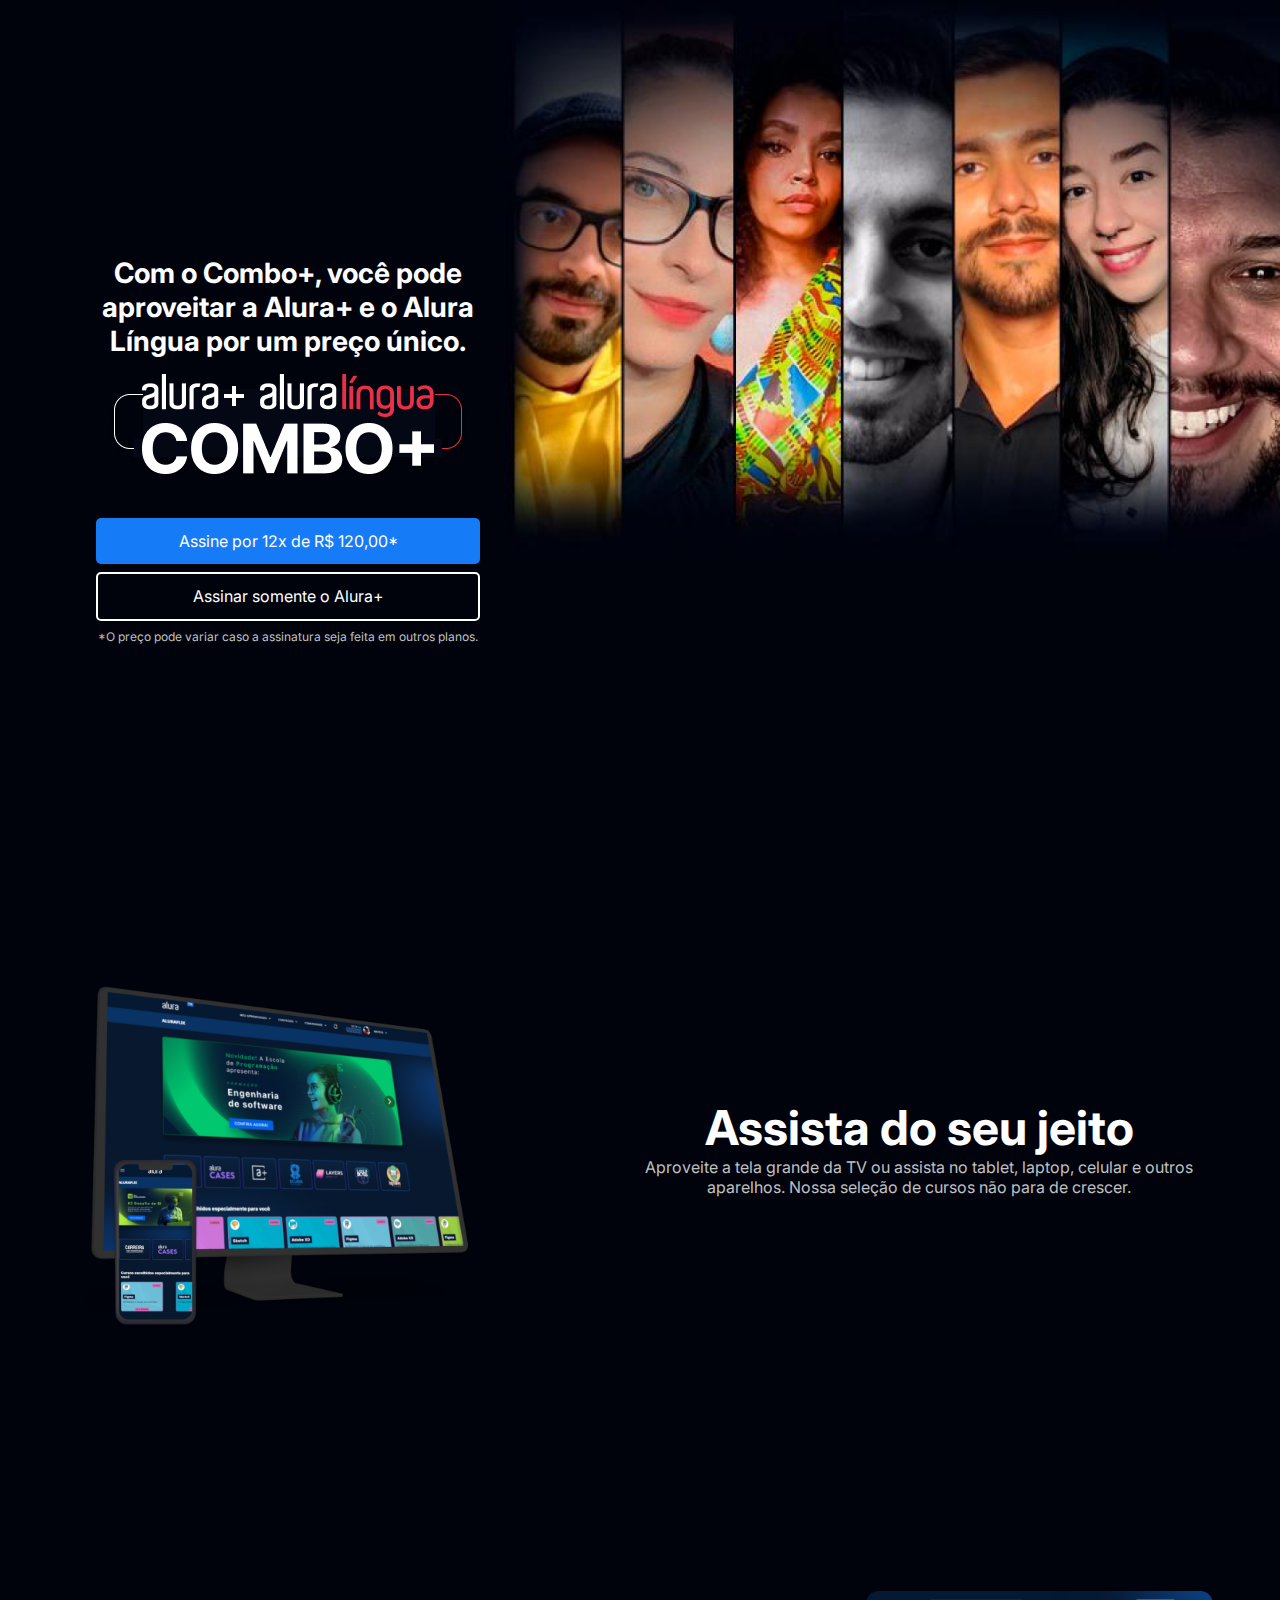
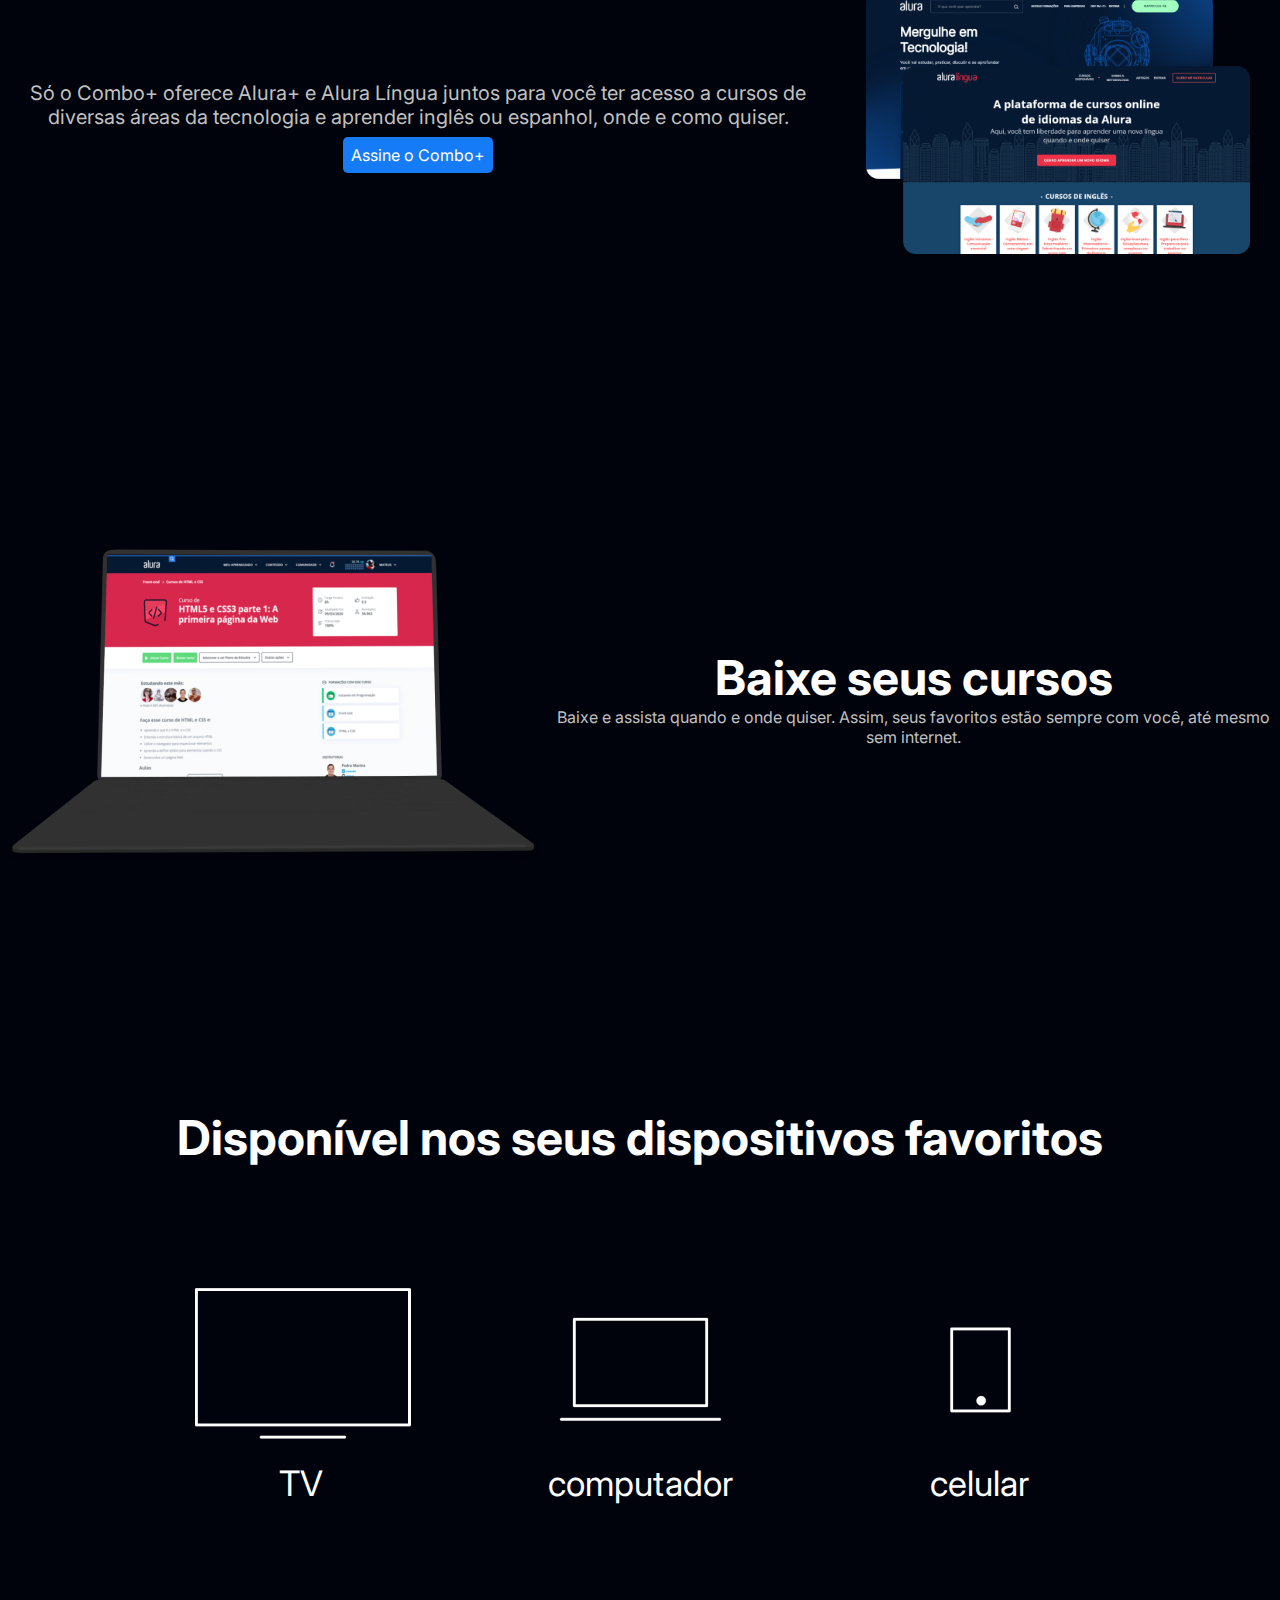
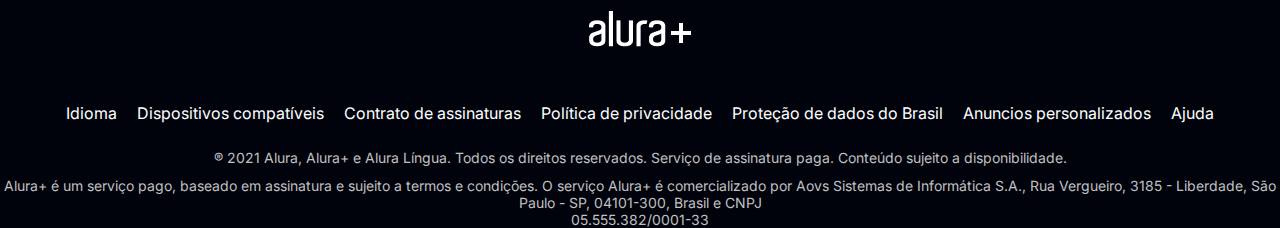
<file: HTML5 & CSS3/praticando/index.html>
<!DOCTYPE html>
<html lang="pt-br">
<head>
    <title>Alura - Plus</title>
    <meta charset="UTF-8">
    <meta http-equiv="X-UA-Compatible" content="IE=edge">
    <meta name="viewport" content="width=device-width, initial-scale=1.0">
    <link rel="preconnect" href="https://fonts.googleapis.com">
    <link rel="preconnect" href="https://fonts.gstatic.com" crossorigin>
    <link href="https://fonts.googleapis.com/css2?family=Inter&display=swap" rel="stylesheet">

    <link rel="stylesheet" href="css/style.css">
</head>
<body>
  <header class="cabecalho">
    
    <section class="container cabecalho-sec">
        <div class="container_caixa">
            <h1 class="cabecalho-text">Com o Combo+, você pode aproveitar a Alura+ e o Alura Língua por um preço único.</h1>
            <img class="cabecalho-combo" src="img/Combo.png" alt="O combo+ é a junção do alura+ eo alura lingua">
            <a href="www.alura.com.br" class="container_botao botoes">Assine por 12x de R$ 120,00*</a>
            <a href="www.alura.com.br" class="container_botao botao_secundario botoes">Assinar somente o Alura+</a>
            <p class="container_aviso">*O preço pode variar caso a assinatura seja feita em outros planos.</p>
        </div>
    </section>

</header> 
    
    <main>
    
        <section class="container_secundario">
            <img src="img/Plataformas.png" alt="Um monitor e celular com o alura plus aberto" class="secundario_img">
            <div class="container_descricao">
                <h2 class="descricao_titulo">Assista do seu jeito</h2>
                <p class="descricao_titulo">Aproveite a tela grande da TV ou assista no tablet, laptop, celular e outros 
                    <br>aparelhos. Nossa seleção de cursos não para de crescer.</p>
            </div>
        </section>

        <section class="container_secundario">
            <div class="container_descricao descricao_telas">
                <p class="telas_descricao">Só o Combo+ oferece Alura+ e Alura Língua juntos para você ter acesso a cursos de <br>diversas áreas da tecnologia e aprender inglês ou espanhol, onde e como quiser.</p>
                <a href="www.alura.com.br" class="combo_button botoes">Assine o Combo+</a>
                
            </div>
            <img class="telas_img" src="img/Telas.png" alt="Duas telas com alura aberto">
        </section>
    
        <section class="container_secundario">
            <img src="img/Notebook.png" alt="Notebook com um curso da alura aberto">
            <div class="container_descricao">
                <h2>Baixe seus cursos</h2>
                <p class="notebook_descricao">Baixe e assista quando e onde quiser. Assim, seus favoritos estão sempre com você, até mesmo sem internet.</p>
            </div>
        </section>

        <section class="container_terceiro">
            <h2 class="terceiro_titulo">Disponível nos seus dispositivos favoritos</h2> 
            
            <div class="divices_tv divices">
                <img class="tv" src="img/tv.png" alt="tv">
                <p>TV</p>
            </div>
            
            <div class="divices_computador divices">
                <img class="computador" src="img/computador.png" alt="computador">
                <p>computador</p>
            </div>
           
            <div class="divices_celular divices">
                <img class="celular" src="img/celular.png" alt="celular">
                <p>celular</p>
            </div>
            
        </section>
    </main>
    
    <footer>
        <img src="img/Logo.png" alt="Alura+" class="footer_img">
        <ul class="footer_lista ">
            <li><a class="Ancorar" href="#">Idioma</a></li>
            <li><a class="Ancorar" href="#">Dispositivos compatíveis</a></li>
            <li><a class="Ancorar" href="#">Contrato de assinaturas</a></li>
            <li><a class="Ancorar" href="#">Política de privacidade</a></li>
            <li><a class="Ancorar" href="#">Proteção de dados do Brasil</a></li>
            <li><a class="Ancorar" href="#">Anuncios personalizados</a></li>
            <li><a class="Ancorar" href="#">Ajuda</a></li>
        </ul>
        <p class="footer_text">® 2021 Alura, Alura+ e Alura Língua. Todos os direitos reservados. Serviço de assinatura paga. Conteúdo sujeito a disponibilidade.</p>
        <p class="footer_text">Alura+ é um serviço pago, baseado em assinatura e sujeito a termos e condições. O serviço Alura+ é comercializado por Aovs Sistemas de 
            Informática S.A., Rua Vergueiro, 3185 - Liberdade, São Paulo - SP, 04101-300, Brasil e CNPJ <br> 05.555.382/0001-33</p>
    </footer>
</body>
</html>
</file>
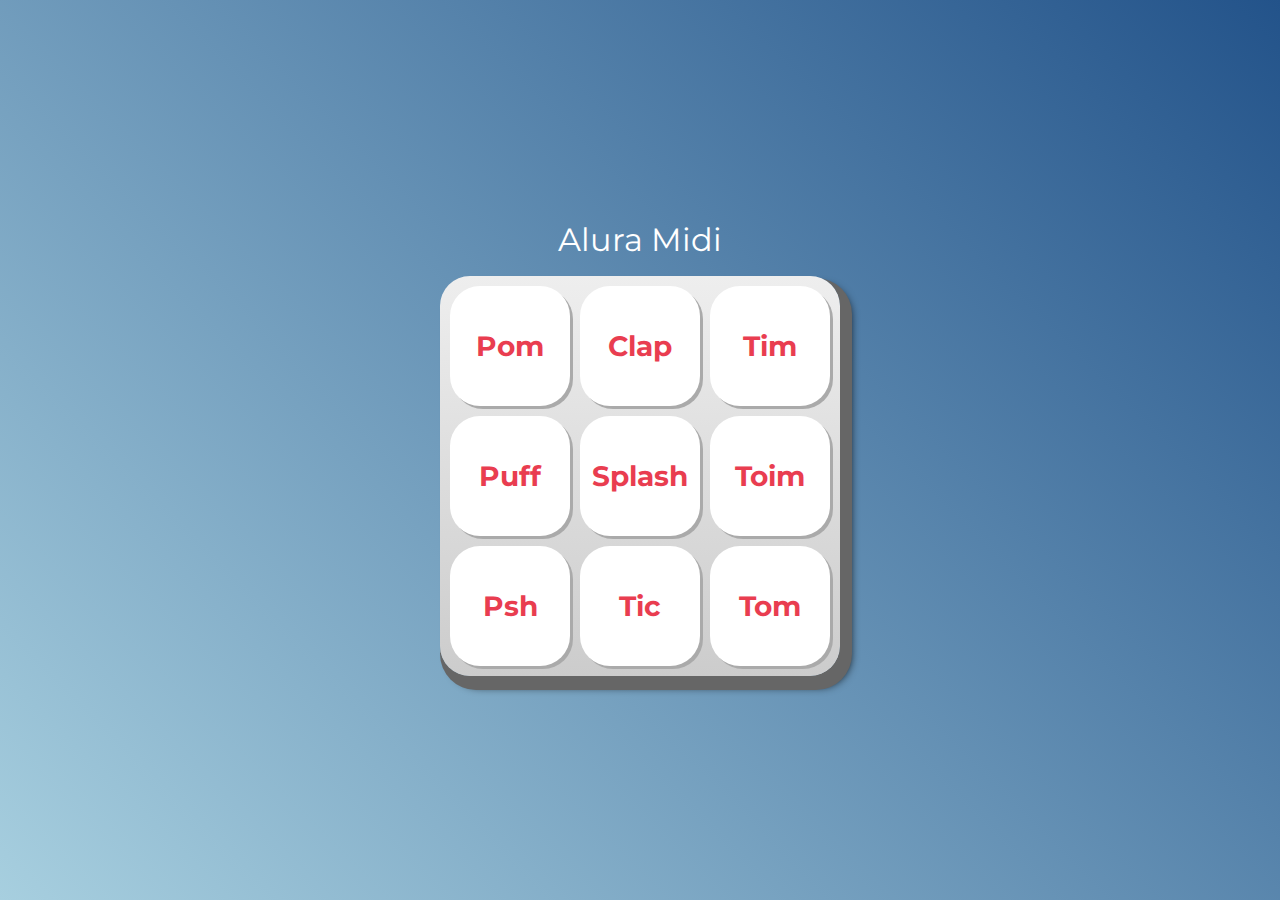
<file: Iniciante em Programação/aluramidi curso/index.html>
<!DOCTYPE html>
<html lang="pt-BR">
<head>
    <meta charset="UTF-8">
    <meta http-equiv="X-UA-Compatible" content="IE=edge">
    <meta name="viewport" content="width=device-width, initial-scale=1.0">

    <title>Alura MIDI</title>

    <link rel="preconnect" href="https://fonts.googleapis.com">
    <link rel="preconnect" href="https://fonts.gstatic.com" crossorigin>
    <link href="https://fonts.googleapis.com/css2?family=Montserrat:wght@500;600&display=swap" rel="stylesheet">

    <link rel="icon" type="image/png" href="images/bateria.png">
    <link rel="stylesheet" href="css/reset.css">
    <link rel="stylesheet" href="css/estilos.css">

</head>
<body>

    <h1>Alura Midi</h1>

    <section class="teclado">
        <button class="tecla tecla_pom">Pom</button>
        <button class="tecla tecla_clap">Clap</button>
        <button class="tecla tecla_tim">Tim</button>

        <button class="tecla tecla_puff">Puff</button>
        <button class="tecla tecla_splash">Splash</button>
        <button class="tecla tecla_toim">Toim</button>

        <button class="tecla tecla_psh">Psh</button>
        <button class="tecla tecla_tic">Tic</button>
        <button class="tecla tecla_tom">Tom</button>
    </section>

    <audio src="sounds/keyq.wav" id="som_tecla_pom"></audio>
    <audio src="sounds/keyw.wav" id="som_tecla_clap"></audio>
    <audio src="sounds/keye.wav" id="som_tecla_tim"></audio>
    <audio src="sounds/keya.wav" id="som_tecla_puff"></audio>
    <audio src="sounds/keys.wav" id="som_tecla_splash"></audio>
    <audio src="sounds/keyd.wav" id="som_tecla_toim"></audio>
    <audio src="sounds/keyz.wav" id="som_tecla_psh"></audio>
    <audio src="sounds/keyx.wav" id="som_tecla_tic"></audio>
    <audio src="sounds/keyc.wav" id="som_tecla_tom"></audio>

    <script src="main.js"></script>
</body>
</html>
</file>
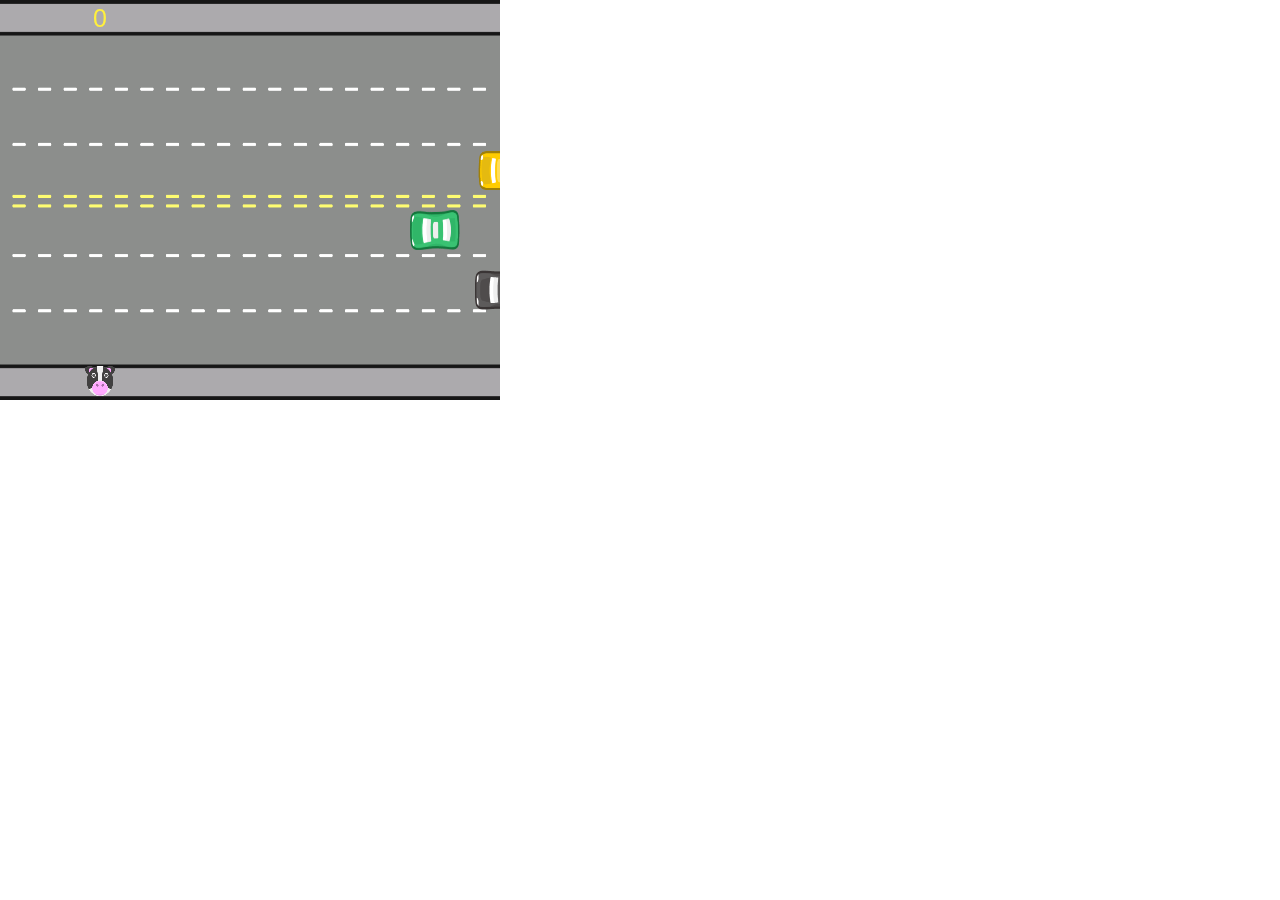
<file: Iniciante em Programação/freeway/index.html>
<!DOCTYPE html><html><head>
  <script src="p5.min.js"></script>
  <script src="p5.dom.min.js"></script>
  <script src="p5.sound.min.js"></script>
    <link rel="stylesheet" type="text/css" href="style.css">
    <meta charset="utf-8">

  </head>
  <body>
    <script src="sketch.js"></script>
    <script src="imagens.js"></script>
    <script src="ator.js"></script>
    <script src="carro.js"></script>
    <script src="p5.collide2d.js"></script>
  

</body></html>
</file>
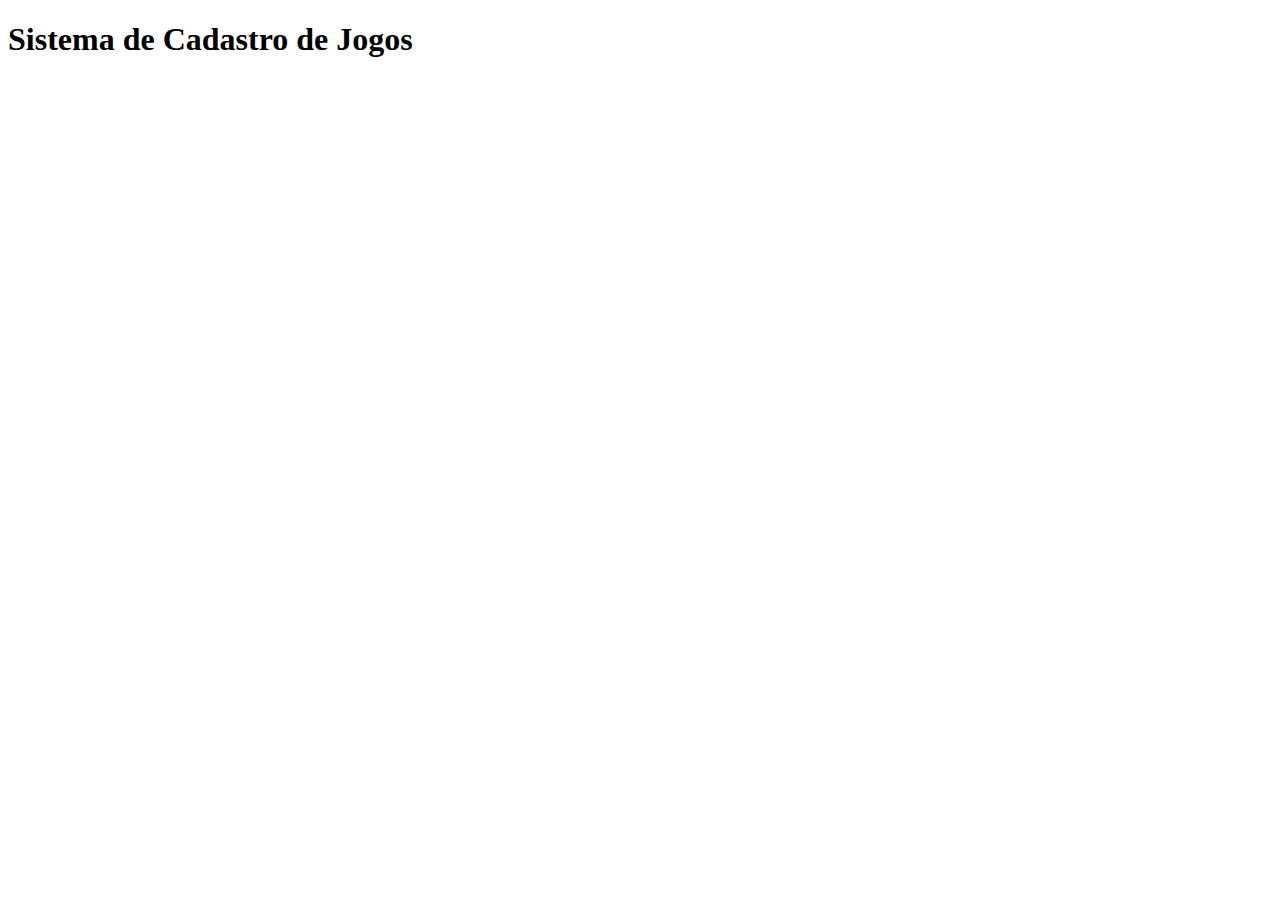
<file: Iniciante em Programação/Git e Github/index.html>
<!DOCTYPE html>
<html lang="pt-br">
<head>
    <meta charset="UTF-8">
    <meta http-equiv="X-UA-Compatible" content="IE=edge">
    <meta name="viewport" content="width=device-width, initial-scale=1.0">
    <title>Meus Jogos</title>
</head>
<body>
    <h1>Sistema de Cadastro de Jogos</h1>
    <script src="app.js"></script>
</body>
</html>
</file>
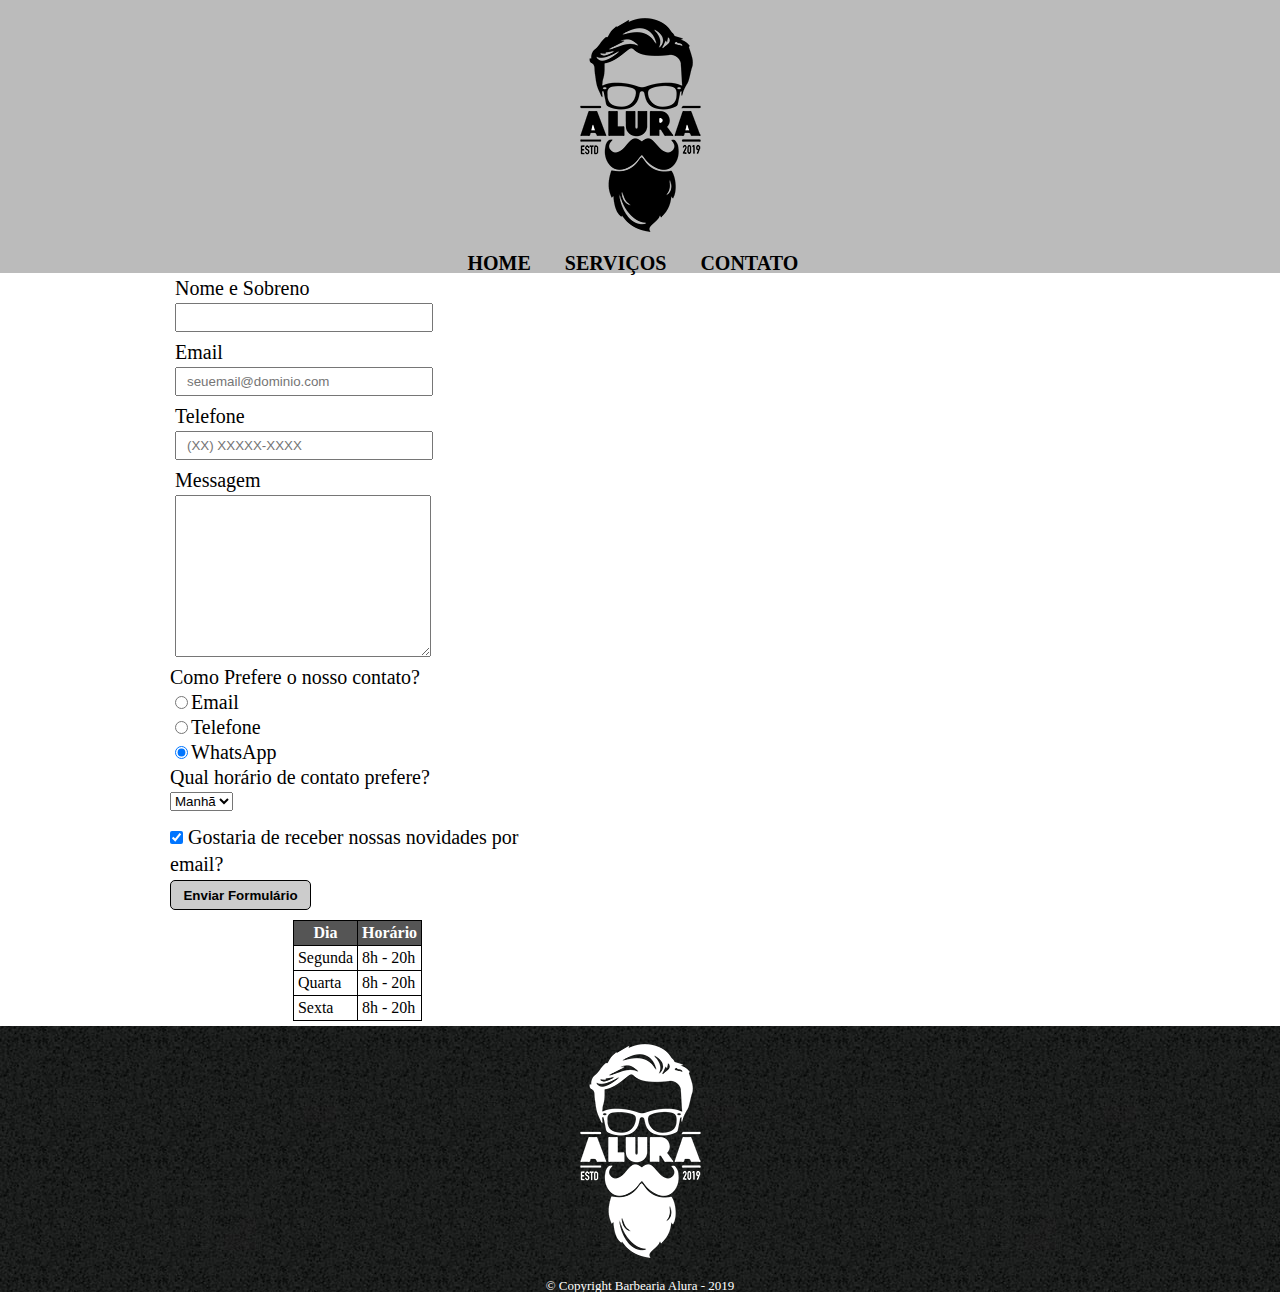
<file: HTML5 & CSS3/Barbearia Alura/contato.html>
<!DOCTYPE html>
<html lang="pt-br">
	<body>
		<head>
			<meta charset="UTF-8">
			<meta http-equiv="X-UA-Compatible" content="IE=edge">
			<meta name="viewport" content="width=device-width, initial-scale=1.0">
			<link rel="stylesheet" href="css/reset.css">
			<link rel="stylesheet" href="css/contato.css">
			<title>Contato - Barbearia Alura</title>
		</head>
		<header>
			<div class="caixa">
				<h1 id="Tp"><img src="img/logo.png" alt="Logo da Barbearia Alura"></h1>
				<nav>
				<ul>
					<li><a href="HomePage.html">Home</a></li>
					<li><a href="servicos.html">Serviços</a></li>
					<li><a href="contato.html">Contato</a></li>
				</ul>
			</nav>
		</div>
		</header>
			<main>
				<form>
					<fieldset class="texts">
						<label for="nomesobrenome">Nome e Sobreno</label>
						<input type="text" id="nomesobrenome" class="input-padrao" required>

						<label for="email">Email</label>
						<input type="email" id="email" class="input-padrao" required placeholder="seuemail@dominio.com">

						<label for="telefone">Telefone</label>
						<input type="tel" id="telefone" class="input-padrao" required placeholder="(XX) XXXXX-XXXX">

						<label for="messagem">Messagem</label>
						<textarea name="" id="messagem" cols="30" rows="10" class="input-padrao" required></textarea>
					</fieldset>
					<fieldset>
						<legend>Como Prefere o nosso contato?</legend> 
						<label for="radio-email"><input type="radio" name="contato" value="Email" id="radio-email">Email</label>
						
						<label for="radio-telefone"><input type="radio" name="contato" value="telefone" id="radio-telefone">Telefone</label>
						
						<label for="radio-whatssap"><input type="radio" name="contato" value="whatsapp" id="radio-whatssap" checked>WhatsApp</label>
						
					</fieldset>

					<fieldset>
						<legend>Qual horário de contato prefere?</legend> 
						<select name="horario" id="">
							<option value="">Manhã</option>
							<option value="">Tarde</option>
							<option value="">Noite</option>
						</select>
					</fieldset>

					<label class="noticia"><input type="checkbox" class="checkbox" checked> Gostaria de receber nossas novidades por email?</label>
					
					<input type="submit" value="Enviar Formulário" class="enviar">
				</form>

				<table>
					<thead>
						<tr>
							<th>Dia</td> 
							<th>Horário</td>
						</tr>
					</thead>
					<tbody>
						<tr>
							<td>Segunda</td>
							<td>8h - 20h</td>
						</tr>
						<tr>
							<td>Quarta</td>
							<td>8h - 20h</td>
						</tr>
						<tr>
							<td>Sexta</td>
							<td>8h - 20h</td>
						</tr>
					</tbody>
				</table>
			</main>
		<footer>
			<img src="img/logo-branco.png" alt="Logo da Barbearia Alura">
			<p class="copyright">&copy; Copyright Barbearia Alura - 2019</p>
		</footer>
	</body>
</html>
</file>
<file: HTML5 & CSS3/praticando/css/style.css>
:root {
    --branco-principal--: #ffffff;
    --cinza-principal--: #c0c0c0;
    --botao-azul--: #167bf7;
    --cor-de-fundo--: #00030c;
    --main-font--: 'inter';
}

* {
    padding: 0px;
    margin: 0px;
}

body {
    background-color: var(--cor-de-fundo--);
    color: var(--branco-principal--);
    font-family: var(--main-font--);
    font-size: 16px;
    font-weight: 400;
}

/*------------------------------cabecalho------------------------------*/

.cabecalho-sec {
    background-image: url(../img/Background.png);
    background-repeat: no-repeat;
    background-size: contain;
    align-items: center;
    text-align: center;
}

.container {
    height: 100vh;
    display: grid;
    grid-template-columns: 45% 30% 30%;
}

.cabecalho-text {
    font-size: 28px;
    font-weight: 700;
}

.cabecalho-combo {
    margin: 1em 0 2em 0;
}

.container_botao {
    background-color: var(--botao-azul--);
    border-radius: 5px;
    padding: 0.8em;
    display: block;
    text-decoration: none;
    margin-bottom: 0.5em;
    color: var(--branco-principal--);
}

.botao_secundario {
    background-color: transparent;
    border: 2px solid var(--branco-principal--);
}

.container_aviso {
    font-size: 12px;
    color: var(--cinza-principal--);
}

.container_caixa {
    margin: 0 6em;
}
/*------------------------------main------------------------------*/

main {
    display: grid;
    grid-template-rows: 1fr 1fr 1fr 1fr;
}
/*------------------------------Second-Section-----------------------------*/

.container_descricao h2 {
    font-size: 48px;
    font-weight: 700;
    color: var(--branco-principal--);

}

.secundario_img {
    width: 30%;
    align-self: center;
}

.container_secundario {
    display: flex;
    align-items: center;
    text-align: center;
    justify-content: center;
    justify-content: space-around;
    margin-bottom: 5rem;
}

.descricao_titulo {
    font-weight: 400;
    color: var(--cinza-principal--);
}

/*------------------------------Third-Section------------------------------*/

.telas_descricao {
    font-size: 20px;
    color: var(--cinza-principal--);
    margin-bottom: 1rem;
}

.telas_img {
    width: 30%;
}

.combo_button {
    background-color: var(--botao-azul--);
    text-decoration: none;
    padding: 0.5em;
    color: var(--branco-principal--);
    justify-content: flex-start;
    border-radius: 5px;
}

/*------------------------------Fourth-Section------------------------------*/

.notebook_descricao {
    color: var(--cinza-principal--);
}

/*------------------------------Fith-Section------------------------------*/

.container_terceiro {
    display: grid;
    grid-template-columns: 1fr 1fr 1fr 1fr 1fr;
    grid-template-rows: 25vh 30vh;
    text-align: center;
    align-items: center;
    margin-bottom: 5rem;
}

.terceiro_titulo {
    grid-row: 1;
    grid-column: span 5;
    font-size: 48px;
}

.divices_tv {
    grid-column: 2;
}

.divices p {
    font-size: 35px;
    color: var(--branco-principal--);
}
/*------------------------------footer------------------------------*/

footer {
    display: grid;
    grid-template-rows: 10vh 5vh 5vh 5vh;
    align-items: center;
}

footer img {
    margin: auto;
    padding-bottom: 2rem;
}

.footer_lista {
    display: flex;
    list-style-type: none;
    text-align: center;
    justify-content: center;
}

.footer_lista li a {
    text-decoration: none;
    color: var(--branco-principal--);
    margin: 0 10px;
    justify-content: center;
}

.footer_lista li a:hover {
    color: var(--botao-azul--);
}

.footer_lista li a:active {
    color: purple;
}

.footer_text {
    font-size: 14px;
    color: var(--cinza-principal--);
    text-align: center;
}

/*--------------------Extras--------------------*/

.botoes:hover {
    color: darkgreen;
    transition: 0.25s;
}
</file>
<file: Iniciante em Programação/aluramidi curso/css/estilos.css>
:root {
  --cinza: #aaa;
  --vermelha: #e93d50;
  --vermelha-escura: #af303f;
  --branca: #fff;
  --luz: rgb(229, 255, 0);
}

body {
  align-items: center;
  background: linear-gradient(45deg, #a7cfdf 0%,#23538a 100%);
  display: flex;
  justify-content: center;
  flex-direction: column;
  font-family: 'Montserrat', sans-serif;
  min-height: 100vh;
}

h1 {
  color: var(--branca);
  margin-bottom: 20px;
  font-size: 2rem;
}

.teclado {
  background: linear-gradient(to bottom, #eeeeee 0%,#cccccc 100%);
  box-shadow: 6px 8px 0 6px #666, 10px 10px 10px #000;
  border-radius: 30px;
  display: grid;
  gap: 10px;
  grid-template-columns: repeat(3, 1fr);
  padding: 10px;
}

.tecla {
  background-color: var(--branca);
  border-radius: 30px;
  box-shadow: 3px 3px 0 var(--cinza);
  color: var(--vermelha);
  cursor: pointer;
  height: 120px;
  font-size: 1.75em;
  font-weight: bold;
  line-height: 120px;
  text-align: center;
  width: 120px;
}

.tecla.ativa,
.tecla:active {
  background-color: var(--vermelha);
  border: 4px solid  var(--vermelha);
  box-shadow: 3px 3px 0 var(--vermelha-escura) inset;
  color: var(--branca);
  outline: none;
}

.tecla.focus,
.tecla:focus {
  outline: none;
  box-shadow: 1px 1px 10px var(--luz);
}

.tecla.active:focus,
.tecla:active:focus {
  box-shadow: 3px 3px 0 var(--vermelha-escura) inset, 1px 1px 10px var(--luz);
}
</file>
<file: Iniciante em Programação/freeway/style.css>
html, body {
  margin: 0;
  padding: 0;
}
canvas {
  display: block;
}
</file>
<file: HTML5 & CSS3/Barbearia Alura/css/contato.css>
Header {
	background: #BBBBBB;
}

.caixa{
	width: 1040px;
	position: relative;
	margin: 0 auto;
}

nav {
	position: absolute;
	top: 110px;
	right: 0;
}


nav li {
	display: inline;
	margin: 0 15px;
}

nav a {
	text-transform: uppercase;
	color: #000000;
	font-weight: bold;
	font-size: 20px;
	text-decoration: none;
}

nav a:hover {
	color: #C78C19;
	text-decoration: underline;
}


main {
    width: 940px;
    margin: 0 auto;
}

form {
    margin: 40px 0;
}

form label, form legend {
    display: block;
    font-size: 20px;
    margin: 0 0 5px;
}

.input-padrao {
    display: block;
    margin: 0 0 10px;
    padding: 5px 10px;
    width: 25%;
}

#horario {
	margin: 20px 0 0 0;
}

.checkbox {
	margin: 20px 0;
}

.enviar {
	width: 15%;
	padding: 0.7% 0.7%;
	background: #CCCCCC;
	font-weight: bold;
	border: 1px solid black;
	border-radius: 5px;
	transition: all 0.4s linear;
	cursor: pointer;
}

.enviar:hover {
	background: grey;
	transform: scale(1.05);
}

table {
	margin: 20px 0 40px;
}
thead {
	background: #555555;
	color: white;
	font-weight: bold;
}

td, th {
	border: 1px solid black ;
	padding: 4px 4px;
}

footer {
	text-align: center;
	background: url(../img/bg.jpg);
}

.copyright {
	color: white;
	font-size: 13px;
}

@media only screen and (min-width: 375px) {
	.caixa {
		width: 375px;
	}

	h1 {
		text-align: center;
	}

	nav {
		position: static;
	}

	.texts {
		margin: 5px 0 0 5px;
	}

	.noticia {
		width: 375px;
		line-height: 1px;
	}

	.enviar {
		margin: 10px 0 0 0;
	}

	table {
		margin: 0px 0px 5px 122.89px;

	}

	form {
		margin: 0 0 10px 0;
	}
}
</file>
